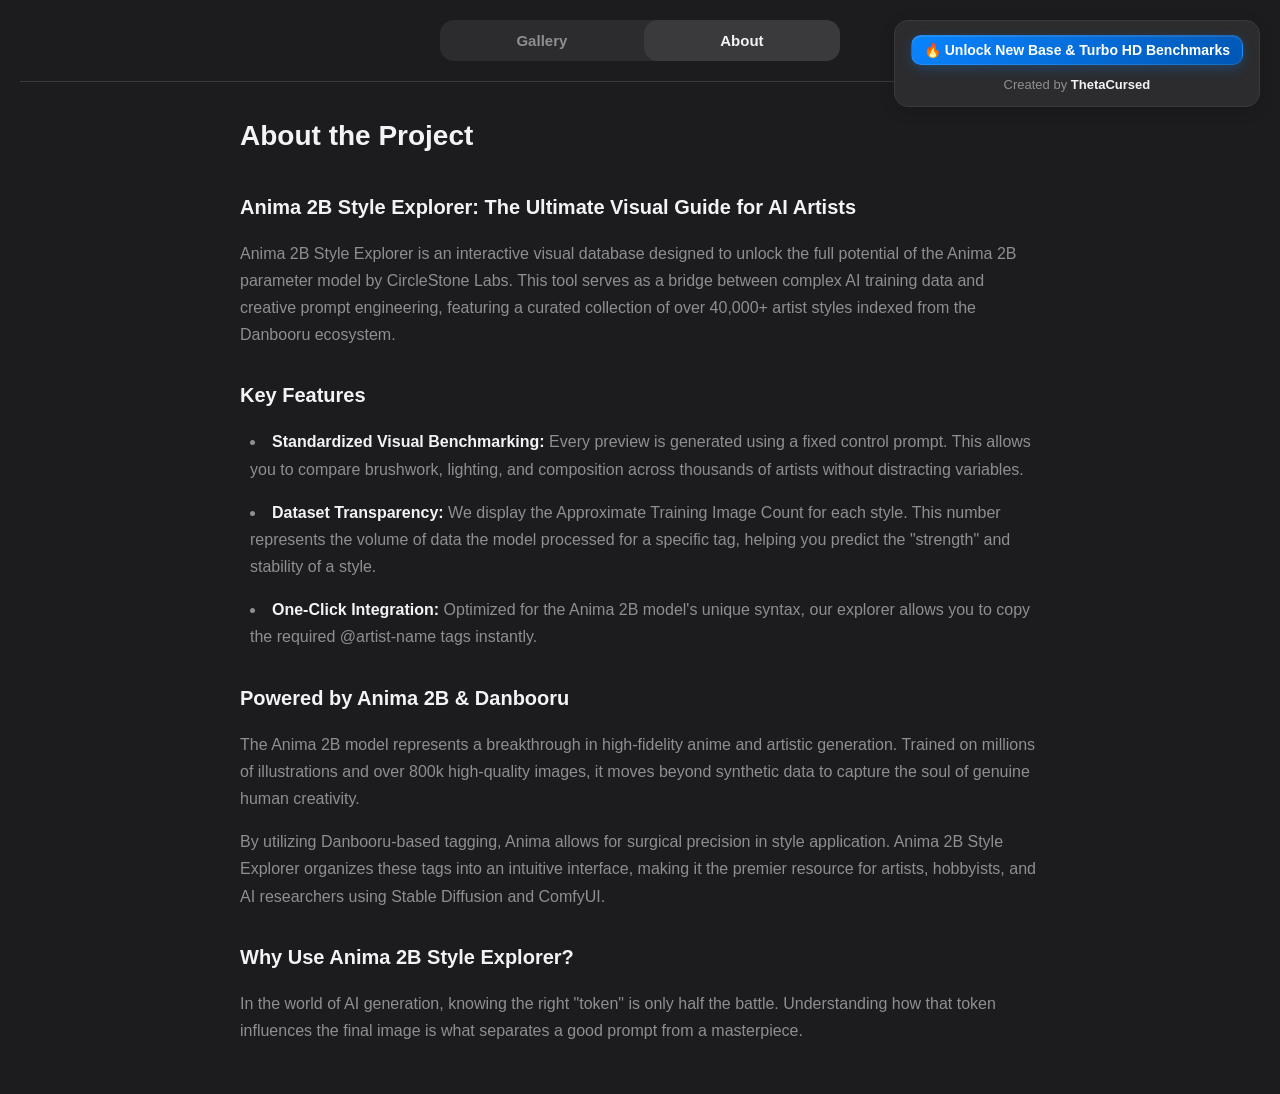
<file: about.html>
<!DOCTYPE html>
<html lang="en">
<head>
    <meta charset="UTF-8">
    <meta name="viewport" content="width=device-width, initial-scale=1.0">
    <title>About Anima 2B Style Explorer | Visual Artist Guide for AI Art</title>
    <meta name="description" content="Learn about Anima 2B Style Explorer, a database of over 40,000 artist styles for the Anima 2B model. Explore Danbooru-based weights and visual previews.">
    <link rel="stylesheet" href="app/style.css?ver=2">
    <script type="application/ld+json">
    {
      "@context": "https://schema.org",
      "@type": "AboutPage",
      "mainEntity": {
        "@type": "SoftwareApplication",
        "name": "Anima 2B Style Explorer",
        "applicationCategory": "MultimediaDesignApplication",
        "description": "Visual library and prompt guide for Anima 2B model artist styles.",
        "operatingSystem": "Web Browser"
      }
    }
    </script>
</head>
<body>
    <div class="top-info-container">
        <a href="index.html?openModal=true" id="open-landing-btn-about" class="support-button-top">🔥 Unlock New Base & Turbo HD Benchmarks</a>
        <a href="https://github.com/ThetaCursed" class="author-credit" title="Created by ThetaCursed" target="_blank" rel="noopener noreferrer">Created by <span>ThetaCursed</span></a>
    </div>
    <header class="header">
        <nav class="tabs">
            <a href="index.html" class="tab-button">Gallery</a>
            <a href="about.html" class="tab-button active">About</a>
        </nav>
    </header>

    <div class="about-page">
        <h2>About the Project</h2>
        <h3>Anima 2B Style Explorer: The Ultimate Visual Guide for AI Artists</h3>
        <p>Anima 2B Style Explorer is an interactive visual database designed to unlock the full potential of the Anima 2B parameter model by CircleStone Labs. This tool serves as a bridge between complex AI training data and creative prompt engineering, featuring a curated collection of over 40,000+ artist styles indexed from the Danbooru ecosystem.</p>
        <h3>Key Features</h3>
        <ul>
            <li><strong>Standardized Visual Benchmarking:</strong> Every preview is generated using a fixed control prompt. This allows you to compare brushwork, lighting, and composition across thousands of artists without distracting variables.</li>
            <li><strong>Dataset Transparency:</strong> We display the Approximate Training Image Count for each style. This number represents the volume of data the model processed for a specific tag, helping you predict the "strength" and stability of a style.</li>
            <li><strong>One-Click Integration:</strong> Optimized for the Anima 2B model's unique syntax, our explorer allows you to copy the required @artist-name tags instantly.</li>
        </ul>
        <h3>Powered by Anima 2B & Danbooru</h3>
        <p>The Anima 2B model represents a breakthrough in high-fidelity anime and artistic generation. Trained on millions of illustrations and over 800k high-quality images, it moves beyond synthetic data to capture the soul of genuine human creativity.</p>
        <p>By utilizing Danbooru-based tagging, Anima allows for surgical precision in style application. Anima 2B Style Explorer organizes these tags into an intuitive interface, making it the premier resource for artists, hobbyists, and AI researchers using Stable Diffusion and ComfyUI.</p>
        <h3>Why Use Anima 2B Style Explorer?</h3>
        <p>In the world of AI generation, knowing the right "token" is only half the battle. Understanding how that token influences the final image is what separates a good prompt from a masterpiece.</p>
    </div>

    <!-- Подключаем основной скрипт приложения -->
    <script src="app/app.js?ver=2"></script>
</body>
</html>
</file>
<file: app/style.css>
﻿:root {
    --background-color: #1c1c1e;
    --card-background: #2c2c2e;
    --text-color: #f2f2f7;
    --secondary-text-color: #8e8e93;
    --accent-color: #0a84ff;
    --border-color: #3a3a3c;
    --global-border-radius: 14px; /* Глобальная переменная для скругления */
}

* {
    box-sizing: border-box;
    margin: 0;
    padding: 0;
}

body {
    font-family: -apple-system, BlinkMacSystemFont, "Segoe UI", Roboto, Helvetica, Arial, sans-serif;
    background-color: var(--background-color);
    color: var(--text-color);
    padding: 20px;
}

/* --- Глобальная стилизация скроллбара --- */

/* Firefox */
html {
    scrollbar-width: thin;
    scrollbar-color: var(--border-color) transparent;
}

/* Webkit-браузеры (Chrome, Safari, Edge) */
body::-webkit-scrollbar {
    width: 12px; /* Делаем основной скроллбар чуть шире для удобства */
}

body::-webkit-scrollbar-track {
    background: transparent;
}

body::-webkit-scrollbar-thumb {
    background-color: var(--border-color);
    border-radius: 6px;
    border: 3px solid var(--background-color); /* Отступ от края */
    background-clip: padding-box;
}

.page-title-container {
    text-align: center;
    margin-bottom: 30px;
    padding-top: 10px; /* Отступ сверху, чтобы не перекрываться с .top-info-container */
}


.visually-hidden {
    position: absolute;
    width: 1px;
    height: 1px;
    padding: 0;
    margin: -1px;
    overflow: hidden;
    clip: rect(0, 0, 0, 0);
    white-space: nowrap;
    border: 0;
}

.page-title {
    font-size: 32px;
    font-weight: 700;
    margin-bottom: 16px; /* Увеличиваем отступ, чтобы он совпадал с отступом под виджетом */
}

.page-subtitle {
    font-size: 18px;
    color: var(--secondary-text-color);
}

.page-subtitle .style-count-number {
    font-weight: 600;
    color: var(--text-color);
    background-color: var(--border-color);
    padding: 4px 10px;
    border-radius: var(--global-border-radius);
    margin-left: 6px;
    user-select: none;
}

.header {
    display: flex;
    justify-content: center; /* Отступ был 30px, уменьшаем для консистентности */
    margin-bottom: 20px;
    /* Добавляем разделительную линию под табами */
    padding-bottom: 20px;
    border-bottom: 1px solid var(--border-color);
    position: relative; /* Для позиционирования .author-credit на странице About */
}

.controls-container {
    display: flex;
    justify-content: space-between;
    align-items: flex-start; /* Выравниваем все группы по верху для единой линии */
    position: relative;
    gap: 20px;
    margin-bottom: 30px; /* Добавляем отступ снизу, чтобы отодвинуть галерею от линии */
    /* Добавляем нижнюю границу и отступы для создания разделительной линии */
    padding-bottom: 20px;
    border-bottom: 1px solid var(--border-color);
}

.search-and-import-wrapper {
    flex: 0 1 auto; /* Убираем растягивание, чтобы блок занимал место по контенту */
    display: flex;
    flex-direction: column;
    align-items: center;
    margin: 0 auto; /* Центрируем по горизонтали */
    gap: 10px; /* Добавляем отступ между элементами внутри (поиском, подсказкой, кнопками) */
}

.search-wrapper {
    flex: 1; /* Позволяем блоку поиска занимать доступное пространство в центре */
    min-width: 200px; /* Минимальная ширина для поля поиска */
    max-width: 400px; /* Увеличиваем ширину для лучшей иерархии */
    display: flex;
    flex-direction: column; /* Ставим элементы друг под другом */
    /* Новые стили для создания единого блока */
    background-color: var(--card-background);
    border: 1px solid var(--border-color);
    border-radius: var(--global-border-radius);
    overflow: hidden; /* Скрываем углы дочерних элементов */
}

.search-input {
    width: 100%;
    padding: 12px 45px; /* Симметричные отступы для центрирования */
    background-color: transparent; /* Убираем фон */
    border: none; /* Убираем рамку */
    border-radius: 0; /* Убираем скругление */
    color: var(--text-color);
    font-size: 14px;
    font-family: inherit;
    text-align: center;
}

.search-input::placeholder {
    color: var(--secondary-text-color);
}

.search-input-container {
    position: relative; /* Контейнер для позиционирования кнопки */
    border-bottom: 1px solid var(--border-color); /* Разделитель между полями */
    width: 360px; /* Фиксированная ширина для десктопа */
    margin: 0 auto; /* Центрируем на десктопе */
}

.jump-controls {
    position: relative; /* Контейнер для позиционирования кнопки */
}

.clear-input-btn {
    position: absolute;
    right: 12px; /* Возвращаем стандартный отступ */
    top: 50%;
    transform: translateY(-50%);
    width: 28px;
    height: 28px;
    background-color: #48484a; /* Делаем фон заметнее */
    border: none;
    border-radius: 50%;
    color: #e5e5ea; /* Делаем крестик светлее */
    font-size: 20px;
    line-height: 1;
    cursor: pointer;
    display: flex;
    align-items: center;
    justify-content: center;
    transition: background-color 0.2s, color 0.2s, transform 0.2s;
}

.clear-input-btn:hover {
    background-color: #58585a;
    color: var(--text-color);
    transform: translateY(-50%) scale(1.1); /* Добавляем эффект при наведении */
}

.jump-controls .search-input {
    width: 100%; /* Растягиваем на всю ширину */
    align-items: center;
    text-align: center; /* Центрируем текст для поля перехода на всех устройствах */
}

.search-input:focus {
    outline: none;
}

.sort-jump-group {
    display: flex;
    flex-direction: column;
    gap: 15px;
    width: 270px; /* Увеличиваем ширину, чтобы вместить кнопки сортировки */
}
/* Контейнер для кнопки экспорта TXT, который теперь в левой колонке */
#txt-export-container {
    justify-content: flex-start; /* Выравниваем кнопку по левому краю на десктопе */
    width: 100%;
}

/* Уменьшаем размер кнопки экспорта в TXT */
#export-txt-btn, #toggle-folders-btn {
    padding: 8px 12px;
    font-size: 13px;
}

/* Новый контейнер для кнопок экспорта и переключения папок */
#favorites-actions-wrapper {
    display: inline-flex;
    border: 1px solid var(--border-color);
    border-radius: var(--global-border-radius);
    overflow: hidden;
}

#favorites-actions-wrapper .sort-button {
    border: none;
    border-radius: 0;
}


.sort-controls {
    display: flex;
    flex-direction: column; /* Ставим элементы друг под другом */
    align-items: flex-start; /* Выравниваем по левому краю */
    flex-direction: row; /* Ставим элементы в одну строку */
    align-items: center; /* Выравниваем по центру по вертикали */
    gap: 10px; /* Возвращаем отступ между меткой и кнопками */
    width: 100%; /* Заставляем контейнер занять всю ширину родителя */
    justify-content: flex-start;
}

.sort-label {
    color: var(--secondary-text-color);
    font-size: 14px;
    white-space: nowrap; /* Запрещаем перенос текста на новую строку */
}

.sort-buttons-group {
    display: flex;
    justify-content: flex-start; /* Выравниваем кнопки по началу */
    gap: 10px; /* Сохраняем отступ между кнопками */
}

/* Новый стиль для сетки кнопок сортировки */
.sort-buttons-grid {
    display: grid;
    grid-template-columns: 1fr 1fr; /* Две колонки одинаковой ширины */
    row-gap: 10px; /* Вертикальный отступ между рядами кнопок */
    column-gap: 8px; /* Горизонтальный отступ между кнопками */
    flex: 1; /* Позволяем сетке занимать доступное пространство и сжиматься при необходимости */
}

.sort-button {
    display: inline-flex;
    align-items: center;
    border-radius: var(--global-border-radius);
    gap: 8px; /* Увеличиваем отступ для соответствия кнопке Swipe */
    justify-content: center; /* Центрируем текст и стрелку внутри кнопки */
    background-color: var(--card-background); /* Возвращаем фон самим кнопкам */
    color: var(--text-color);
    border: 1px solid var(--border-color); /* Добавляем рамку, как у кнопки Swipe */
    padding: 8px 12px; /* Увеличиваем отступы */
    font-size: 13px; /* Увеличиваем шрифт */
    font-weight: 600; /* Делаем шрифт жирным, как у кнопки Swipe */
    font-family: inherit;
    white-space: nowrap; /* Предотвращаем перенос текста */
    cursor: pointer;
    transition: background-color 0.2s, border-color 0.2s, color 0.2s; /* Добавляем color в transition */
}
.sort-button:hover {
    border-color: var(--accent-color); /* При наведении меняем цвет рамки */
    color: var(--accent-color); /* При наведении меняем цвет текста */
}

/* Контейнер для кнопок импорта/экспорта JSON */
#favorites-controls-wrapper {
    display: inline-flex; /* Чтобы контейнер облегал кнопки */
    border: 1px solid var(--border-color);
    border-radius: var(--global-border-radius);
    overflow: hidden; /* Скрываем углы дочерних элементов */
}

/* Убираем индивидуальные рамки и скругления у кнопок внутри */
#favorites-controls-wrapper .sort-button {
    border: none;
    border-radius: 0;
    background-color: var(--card-background); /* Единый фон */
}

/* Стили для кнопки Import */
#import-favorites-btn {
    border-right: 1px solid #545458; /* Более заметный разделитель */
    color: var(--accent-color); /* Сохраняем акцентный цвет */
}

/* Эффекты при наведении */
#favorites-controls-wrapper .sort-button:hover {
    background-color: var(--border-color);
}

#import-favorites-btn:hover {
    background-color: rgba(10, 132, 255, 0.15);
}

.sort-button.active {
    /* Стиль для активной кнопки */
    background-color: var(--accent-color); /* Заливаем акцентным цветом */
    border-color: var(--accent-color); /* Рамка того же цвета */
    color: #fff; /* Белый текст для лучшего контраста */
}

.sort-arrow {
    display: inline-block;
    width: 12px;
    text-align: center;
    transition: transform 0.2s ease-in-out;
    transform-origin: center;
}

/* Убираем стрелки в input[type=number] для Chrome, Safari, Edge, Opera */
input::-webkit-outer-spin-button,
input::-webkit-inner-spin-button {
  -webkit-appearance: none;
  margin: 0;
}

/* Убираем стрелки в input[type=number] для Firefox */
input[type=number] {
  -moz-appearance: textfield;
}


/* Убираем стандартный крестик очистки в input[type=search] для Chrome, Safari, Edge */
input[type="search"]::-webkit-search-decoration,
input[type="search"]::-webkit-search-cancel-button,
input[type="search"]::-webkit-search-results-button,
input[type="search"]::-webkit-search-results-decoration {
  -webkit-appearance: none;
}
.search-wrapper.disabled,
.sort-controls.disabled,
.jump-controls.disabled,
.search-input-container.disabled,
.swipe-launch-controls.disabled {
    opacity: 0.5;
    pointer-events: none;
}

.grid-controls {
    display: flex;
    flex-direction: column; /* Ставим элементы друг под другом */
    align-items: flex-end; /* Выравниваем по правому краю */
    /* width: 215px; */ /* Ширина теперь у родительского .right-controls-group */
    justify-content: center; /* Центрируем по вертикали относительно других контролов */
    gap: 10px;
    color: var(--secondary-text-color);
    font-size: 14px;
    white-space: nowrap;
}

.right-controls-group {
    display: flex; /* Сохраняем flex для внутреннего выравнивания */
    justify-content: flex-end;
    align-items: flex-start; /* Выравниваем по верху, как и левый блок */
    gap: 40px; /* Сохраняем отступ между свайпом и сеткой */
    width: 270px; /* Задаем ту же ширину, что и у левого блока для симметрии */
}

.swipe-launch-controls {
    /* position: absolute; */ /* Убираем абсолютное позиционирование */
    /* right: 0; */
    /* top: 0; */
    display: flex;
    flex-direction: column;
    align-items: center; /* Центрируем содержимое для лучшего вида */
    min-width: 100px; /* Задаем минимальную ширину, чтобы избежать сжатия */
    justify-content: center; /* Добавляем вертикальное центрирование */
    gap: 10px;
}

.swipe-launch-button {
    display: inline-flex;
    align-items: center;
    justify-content: center;
    gap: 8px;
    background-color: var(--card-background);
    color: var(--text-color);
    border: 1px solid var(--border-color); /* Уменьшаем отступы */
    border-radius: var(--global-border-radius); /* Уменьшаем скругление */
    padding: 8px 12px;
    font-size: 13px; /* Уменьшаем шрифт */
    font-weight: 600;
    font-family: inherit;
    cursor: pointer;
    white-space: nowrap; /* Запрещаем перенос текста в кнопке */
    transition: background-color 0.2s, border-color 0.2s, color 0.2s;
}

.swipe-launch-button:hover {
    border-color: var(--accent-color);
    color: var(--accent-color);
}

.swipe-launch-icon {
    width: 14px; /* Уменьшаем иконку */
    height: 14px;
    background-image: url("data:image/svg+xml,%3Csvg xmlns='http://www.w3.org/2000/svg' viewBox='0 0 512 512' fill='%23f2f2f7'%3E%3Cpath d='M47.6 300.4L228.3 469.1c7.5 7 17.4 10.9 27.7 10.9s20.2-3.9 27.7-10.9L464.4 300.4c30.4-28.3 47.6-68 47.6-109.5v-5.8c0-69.9-50.5-129.5-119.4-141C347 36.5 300.6 51.4 268 84L256 96 244 84c-32.6-32.6-79-47.5-124.6-39.9C50.5 55.6 0 115.2 0 185.1v5.8c0 41.5 17.2 81.2 47.6 109.5z'/%3E%3C/svg%3E");
    background-size: contain;
    background-repeat: no-repeat;
    transition: background-image 0.2s;
}

.swipe-launch-button:hover .swipe-launch-icon {
    background-image: url("data:image/svg+xml,%3Csvg xmlns='http://www.w3.org/2000/svg' viewBox='0 0 512 512' fill='%230a84ff'%3E%3Cpath d='M47.6 300.4L228.3 469.1c7.5 7 17.4 10.9 27.7 10.9s20.2-3.9 27.7-10.9L464.4 300.4c30.4-28.3 47.6-68 47.6-109.5v-5.8c0-69.9-50.5-129.5-119.4-141C347 36.5 300.6 51.4 268 84L256 96 244 84c-32.6-32.6-79-47.5-124.6-39.9C50.5 55.6 0 115.2 0 185.1v5.8c0 41.5 17.2 81.2 47.6 109.5z'/%3E%3C/svg%3E");
}

.grid-controls .slider-wrapper {
    display: flex;
    align-items: center;
    gap: 10px;
}

.hotkey-hint {
    font-size: 12px; /* Уменьшаем шрифт */
    font-weight: 600;
    color: var(--text-color);
    background-color: var(--border-color);
    padding: 3px 8px; /* Уменьшаем отступы */
    border-radius: var(--global-border-radius); /* Единый радиус */
    white-space: nowrap; /* Запрещаем перенос текста в подсказке */
    user-select: none; /* Предотвращаем выделение текста */
}

/* Стили для новой подсказки о "прыжке к художнику" */
#jump-to-artist-hint {
    background-color: var(--accent-color);
    color: #fff;
    cursor: pointer;
    transition: background-color 0.2s;
}
#jump-to-artist-hint:hover {
    background-color: #007aff; /* Более яркий оттенок при наведении */
}

#grid-slider-value {
    font-weight: 600;
    color: var(--text-color);
}

/* Стилизация ползунка */
input[type="range"] {
    -webkit-appearance: none;
    appearance: none;
    width: 120px;
    height: 8px; /* Сделаем чуть толще для лучшего вида с новым радиусом */
    background: var(--card-background);
    border-radius: calc(var(--global-border-radius) / 4);
    outline: none;
    cursor: pointer;
}

input[type="range"]::-webkit-slider-thumb {
    -webkit-appearance: none;
    appearance: none;
    width: 18px;
    height: 18px;
    background: var(--text-color);
    border-radius: 50%;
}

.tabs {
    display: flex;
    background-color: var(--card-background);
    width: 100%; /* Растягиваем на всю ширину родителя, который будет ограничен */
    max-width: 400px; /* Устанавливаем ту же ширину, что и у блока поиска */
    border-radius: var(--global-border-radius);
}
.tabs .author-credit {
    position: absolute;
    right: 0;
    top: 50%;
    transform: translateY(-50%);
}

.tab-button {
    font-size: 15px;
    font-weight: 600;
    padding: 12px 24px;
    border: none;
    background-color: transparent;
    color: var(--secondary-text-color); /* Убираем внутренний радиус */
    border-radius: calc(var(--global-border-radius) - 4px); /* Чуть меньше основного для вложенности */
    cursor: pointer;
    transition: all 0.3s ease;
    flex-grow: 1; /* Позволяем кнопкам равномерно занимать пространство */
    text-align: center; /* Центрируем текст внутри кнопок */
    text-decoration: none; /* Убираем подчеркивание у ссылки */
}

.tab-button.active {
    background-color: var(--border-color);
    border-radius: var(--global-border-radius); /* Применяем единый радиус */
    color: var(--text-color);
}

.gallery-grid.uniqueness-view .works-count {
    display: none;
}

/* Скрываем счетчик работ и ранг уникальности только на вкладке "Избранное" */
.gallery-grid.favorites-view .card .works-count, .gallery-grid.favorites-view .card .uniqueness-rank {
    display: none;
}

.uniqueness-rank {
    position: absolute;
    top: 12px;
    left: 12px;
    min-width: 36px; /* Минимальная ширина равна высоте, чтобы сохранять круг */
    height: 36px;
    padding: 0 6px; /* Добавляем отступы по бокам для текста */
    background-color: rgba(10, 132, 255, 0.6); /* Акцентный цвет с прозрачностью */
    border-radius: var(--global-border-radius); /* Половина высоты для создания "пилюли" */
    display: none; /* По умолчанию скрыт */
    align-items: center;
    justify-content: center;
    color: #fff;
    font-size: 14px;
    font-weight: 600;
    user-select: none;
}

.gallery-grid.uniqueness-view .uniqueness-rank {
    display: flex; /* Показываем только в режиме сортировки по уникальности */
}

.gallery-grid {
    display: grid;
    grid-template-columns: repeat(var(--grid-columns, 5), 1fr);
    gap: 20px;
}

.card {
    background-color: var(--card-background);
    border-radius: var(--global-border-radius);
    overflow: hidden;
    cursor: pointer;
    position: relative;
    transition: transform 0.2s ease-in-out;
    -webkit-tap-highlight-color: transparent; /* Убирает синюю подсветку на мобильных при касании */
}

.card:hover {
    transform: scale(1.03);
}

/* Стиль для выделенной карточки */
.card.selected {
    transform: scale(1.03); /* Оставляем увеличенной */
    box-shadow: 0 0 0 3px var(--accent-color), 0 5px 15px rgba(0,0,0,0.3);
    border-color: var(--accent-color);
}

.card__image {
    width: 100%;
    height: auto;
    aspect-ratio: 832 / 1216;
    object-fit: cover;
    display: block;
    background-color: var(--border-color);
}

.card__info {
    padding-top: 2px;
    padding-bottom: 2px;
    text-align: center;
}

.card__artist {
    font-size: 16px;
    font-weight: 600;
    color: var(--secondary-text-color);
    white-space: nowrap;
    overflow: hidden;
    text-overflow: ellipsis;
}

.favorite-button {
    position: absolute;
    top: 12px;
    right: 12px;
    width: 36px;
    height: 36px;
    background-color: rgba(0, 0, 0, 0.5);
    border: none;
    border-radius: 50%;
    cursor: pointer;
    display: flex;
    align-items: center;
    justify-content: center;
    color: #fff;
    /* Убираем текстовый символ и используем SVG фон */
    font-size: 0;
    background-image: url("data:image/svg+xml,%3Csvg xmlns='http://www.w3.org/2000/svg' viewBox='0 0 512 512' fill='none' stroke='%23ffffff' stroke-width='32'%3E%3Cpath d='M352.92 80C288 80 256 144 256 144s-32-64-96.92-64c-52.76 0-94.54 44.14-95.08 96.81-1.1 109.33 86.73 187.08 183.67 277.65 6.19 5.89 13.73 8.54 21.33 8.54s15.14-2.65 21.33-8.54c96.94-90.57 184.77-168.32 183.67-277.65C447.46 124.14 405.68 80 352.92 80z'/%3E%3C/svg%3E");
    background-repeat: no-repeat;
    background-position: center;
    background-size: 55%;
    transition: background-color 0.2s, transform 0.2s;
}

.favorite-button:hover {
    background-color: rgba(0, 0, 0, 0.7);
    transform: scale(1.1);
}

.favorite-button.favorited {
    background-color: rgba(10, 132, 255, 0.2); /* Используем акцентный цвет */
    /* Заменяем на SVG с заливкой */
    background-image: url("data:image/svg+xml,%3Csvg xmlns='http://www.w3.org/2000/svg' viewBox='0 0 512 512' fill='%230a84ff'%3E%3Cpath d='M47.6 300.4L228.3 469.1c7.5 7 17.4 10.9 27.7 10.9s20.2-3.9 27.7-10.9L464.4 300.4c30.4-28.3 47.6-68 47.6-109.5v-5.8c0-69.9-50.5-129.5-119.4-141C347 36.5 300.6 51.4 268 84L256 96 244 84c-32.6-32.6-79-47.5-124.6-39.9C50.5 55.6 0 115.2 0 185.1v5.8c0 41.5 17.2 81.2 47.6 109.5z'/%3E%3C/svg%3E");
    background-size: 60%;
}

.favorite-button.remove-favorite {
    font-size: 26px; /* Делаем крестик чуть больше */
    background-color: rgba(0, 0, 0, 0.5); /* Стандартный фон */
    color: #fff; /* Белый крестик */
    background-image: none; /* Убираем фоновое изображение сердца */
}

.works-count {
    position: absolute;
    top: 12px;
    left: 12px;
    min-width: 36px; /* Минимальная ширина равна высоте, чтобы сохранять круг */
    height: 36px;
    padding: 0 6px; /* Добавляем отступы по бокам для текста */
    background-color: rgba(0, 0, 0, 0.6);
    border-radius: var(--global-border-radius); /* Половина высоты для создания "пилюли" */
    display: flex;
    align-items: center;
    justify-content: center;
    color: #fff;
    font-size: 14px;
    font-weight: 600;
    /* Предотвращаем выделение текста при клике */
    user-select: none;
}

.loader-container {
    position: fixed; /* Фиксируем относительно окна браузера */
    bottom: 30px; /* Отступ снизу */
    left: 50%; /* Центрируем по горизонтали */
    transform: translateX(-50%); /* Точное центрирование */
    padding: 10px; /* Небольшой внутренний отступ */
    background-color: var(--card-background); /* Добавляем фон, чтобы было видно на карточках */
    border-radius: 50%; /* Делаем фон круглым */
    z-index: 1001; /* Устанавливаем выше, чем карточки, но ниже чем toast */
}

.loader {
    border: 4px solid var(--border-color);
    border-top: 4px solid var(--accent-color);
    border-radius: 50%;
    width: 40px;
    height: 40px;
    animation: spin 1s linear infinite;
    margin: 0 auto;
}

@keyframes spin {
    0% { transform: rotate(0deg); }
    100% { transform: rotate(360deg); }
}

.toast {
    position: fixed;
    bottom: 30px;
    left: 50%;
    transform: translateX(-50%);
    background-color: #333;
    color: white;
    padding: 14px 24px;
    border-radius: var(--global-border-radius);
    opacity: 0;
    visibility: hidden;
    transition: opacity 0.3s, visibility 0.3s;
    z-index: 1000;
}

.toast.show {
    opacity: 1;
    visibility: visible;
}

/* Кнопка "Наверх" */
.scroll-to-top-btn {
    position: fixed;
    bottom: 30px;
    right: 30px;
    width: 64px;
    height: 64px;
    background-color: var(--card-background);
    color: var(--text-color);
    border: 1px solid var(--border-color);
    border-radius: 50%;
    cursor: pointer;
    display: flex;
    align-items: center;
    justify-content: center;
    font-size: 24px;
    line-height: 1;
    opacity: 0;
    visibility: hidden;
    transform: translateY(20px);
    transition: opacity 0.3s, visibility 0.3s, transform 0.3s;
    z-index: 999;
}

/* Контейнер для заголовка и галереи */
.gallery-wrapper {
    flex: 1; /* Этот контейнер будет занимать все доступное пространство */
    display: flex;
    flex-direction: column;
}

/* Заголовок над галереей (для имени папки) */
.gallery-title {
    text-align: left;
    font-size: 22px;
    font-weight: 600; /* Сделаем основной вес чуть легче */
    color: var(--text-color); /* Название папки будет ярким */
    margin-bottom: 20px;
}

.gallery-title-label {
    font-weight: 500;
    color: var(--secondary-text-color); /* Метка будет менее контрастной */
    margin-right: 8px;
}

.scroll-to-top-btn.visible {
    opacity: 1;
    visibility: visible;
    transform: translateY(0);
}
.scroll-to-top-btn.visible {
    opacity: 1;
    visibility: visible;
    transform: translateY(0);
}

.scroll-to-top-btn:hover {
    background-color: var(--border-color);
}

/* Адаптивность */
@media (max-width: 1200px) {
    .gallery-grid { --grid-columns: 4; }
}
@media (max-width: 992px) {
    .controls-container {
        flex-wrap: wrap; /* Позволяем контролам переноситься */
        justify-content: center; /* Центрируем содержимое */
        gap: 15px; /* Уменьшаем отступ между блоками для мобильной версии */
    }
    .sort-jump-group {
        order: 2; /* Ставим блок с фильтрами вторым */
        flex-basis: 100%; /* Заставляем блок занять всю ширину для центрирования */
        width: auto; /* Убираем фиксированную ширину, чтобы он мог центрироваться */
        align-items: center; /* Центрируем его содержимое */
        gap: 15px; /* Добавляем отступ между кнопками сортировки и TXT */
    }
    /* На мобильных центрируем кнопку TXT */
    #txt-export-container {
        justify-content: center;
    }
    /* На мобильных возвращаем центрирование для кнопок сортировки */
    .sort-controls {
        justify-content: center;
        width: auto; /* Убираем растягивание на всю ширину */
    }
    .sort-buttons-grid {
        flex: none; /* Отменяем растягивание сетки кнопок */
        width: 200px; /* Задаем фиксированную ширину для компактности */
    }
    .search-input {
        text-align: center; /* Центрируем текст на мобильных */
    }
    .search-wrapper {
        width: 90%; /* Задаем ширину в процентах для адаптивности */
        max-width: 360px; /* Делаем блок поиска короче табов для иерархии на планшетах */
    }
    .search-input-container { width: 100%; } /* Поле поиска занимает всю ширину своего нового родителя */
    .jump-controls {
        flex-basis: 100%;
        justify-content: center;
        display: flex; /* Добавляем flex для выравнивания */
        justify-content: center; /* Центрируем содержимое (поле поиска) */
    }
    /* Скрываем слайдер на планшетах и телефонах */
    .grid-controls { display: none; }
    /* Скрываем текст "Sort by:" на мобильных, чтобы кнопки были по центру */
    .sort-label {
        display: none;
    }
    /* Скрываем новую кнопку на мобильных */
    .right-controls-group {
        display: none;
    }
    .search-and-import-wrapper {
        flex-direction: column;
        align-items: center;
        width: 100%; /* Занимаем всю ширину, но добавим отступы */
        padding: 0 10px; /* Добавляем отступы по бокам */
    }
    .header {
        width: 100%;
        /* Добавляем отступы по бокам и сохраняем нижний отступ для линии */
        padding: 0 10px 20px; 
    }
    /* На мобильных устройствах скрываем контейнер, если он пуст */
    #txt-export-container:empty {
        display: none;
    }
    /* Скрываем подсказку о свайп-режиме на мобильных */
    #swipe-continue-hint { display: none !important; }

    /* Скрываем кнопку переключения папок на мобильных */
    #toggle-folders-btn {
        display: none;
    }
}
@media (max-width: 768px) {
    body { padding: 10px; }
    .header { margin-bottom: 20px; }
    .gallery-grid { --grid-columns: 2; } /* 2 колонки для планшетов */
    .scroll-to-top-btn {
        bottom: 70px; /* Поднимаем кнопку выше на мобильных */
        right: 20px;
        width: 56px;
        height: 56px;
    }
    .favorite-button {
        width: 44px;
        height: 44px;
        font-size: 22px;
    }
    .works-count {
        min-width: 44px;
        height: 44px;
        border-radius: 22px; /* Половина высоты */
        font-size: 15px;
        top: 10px;
        left: 10px;
    }
    .uniqueness-rank {
        min-width: 44px;
        height: 44px;
        border-radius: 22px;
        font-size: 15px;
        top: 10px;
        left: 10px;
    }
}
@media (max-width: 480px) {
    .gallery-grid { --grid-columns: 2; } /* 2 колонки для телефонов */
    .favorite-button {
        width: 32px;
        height: 32px;
        font-size: 16px;
    }
    .works-count {
        min-width: 32px;
        height: 32px;
        border-radius: 16px;
        font-size: 13px;
    }
    .uniqueness-rank {
        min-width: 32px;
        height: 32px;
        border-radius: 16px;
        font-size: 13px;
    }
    .favorite-button.remove-favorite {
        font-size: 22px; /* Корректируем размер крестика */
    }
}

/* Стили для страницы About */
.about-page {
    max-width: 800px;
    margin: 30px auto; /* Возвращаем стандартные отступы */
    line-height: 1.7;
    box-sizing: border-box; /* Чтобы padding не увеличивал max-width */
}
.about-page h2 {
    font-size: 28px;
    font-weight: 700;
    margin-bottom: 24px;
    color: var(--text-color);
}

.about-page h3 {
    font-size: 20px;
    font-weight: 600;
    margin-top: 30px;
    margin-bottom: 16px;
    color: var(--text-color);
}

.about-page p, .about-page li {
    font-size: 16px;
    color: var(--secondary-text-color);
    margin-bottom: 16px;
}

.about-page ul {
    list-style-position: inside;
    padding-left: 10px;
}

.about-page strong {
    color: var(--text-color);
    font-weight: 600;
}

@media (max-width: 768px) {
    .about-page {
        margin: 20px 10px; /* Уменьшаем отступы на мобильных */
    }
}

/* --- Author Credit --- */
.top-info-container {
    position: absolute;
    top: 20px;
    right: 20px;
    display: flex;
    flex-direction: column;
    align-items: stretch;
    gap: 10px;
    background-color: var(--card-background);
    padding: 14px 16px;
    border-radius: var(--global-border-radius);
    border: 1px solid var(--border-color);
    box-shadow: 0 4px 15px rgba(0,0,0,0.15);
    z-index: 10;
}

.author-credit {
    color: var(--secondary-text-color);
    font-size: 13px;
    text-decoration: none;
    text-align: center;
    margin-top: 2px;
    z-index: 10; 
}

.support-button-top {
    /* Применяем стили от .cta-button */
    font-size: 14px; /* Уменьшаем шрифт */
    font-weight: 700; /* Делаем текст менее жирным */
    color: #fff;
    background: linear-gradient(135deg, #0a84ff 0%, #0056b3 100%);
    text-decoration: none;
    padding: 6px 12px; /* Уменьшаем отступы для компактности */
    border-radius: 10px; /* Уменьшаем скругление */
    border: 1px solid rgba(255,255,255,0.1);
    transition: all 0.3s cubic-bezier(0.16, 1, 0.3, 1);
    box-shadow: 0 4px 12px rgba(10, 132, 255, 0.25), inset 0 1px 0 rgba(255,255,255,0.1);
    cursor: pointer;
    animation: pulse-glow 2.5s infinite alternate;
}

.support-button-top:hover {
    transform: translateY(-2px) scale(1.02);
    box-shadow: 0 6px 20px rgba(10, 132, 255, 0.4), inset 0 1px 0 rgba(255,255,255,0.2);
    background: linear-gradient(135deg, #1c90ff 0%, #0062cc 100%);
}

.support-button-top:active {
    transform: translateY(0px);
    box-shadow: 0 4px 10px rgba(10, 132, 255, 0.3);
}

.author-credit span {
    color: var(--text-color);
    font-weight: 700;
    transition: color 0.2s ease-in-out;
}

.author-credit:hover span {
    color: var(--accent-color);
}

@media (max-width: 992px) {
    .author-credit {
    margin-bottom: 5px;
    }
    .top-info-container {
        position: static; /* Возвращаем в поток документа */
        margin: 0 auto 20px; /* Центрируем и добавляем отступ снизу */
        width: fit-content; /* Ширина по содержимому */
        max-width: 400px; /* Ограничиваем максимальную ширину, как у других элементов */
        flex-direction: column; /* Элементы друг под другом для мобильных */
        gap: 8px; /* Уменьшаем отступ между строками */
        padding: 10px 15px; /* Немного увеличим отступы для лучшего вида */
    }
    .page-title-container {
        padding-top: 0; /* Убираем отступ на мобильных */
    }
}

.secondary-tool-btn {
    display: inline-flex;
    align-items: center;
    justify-content: center;
    gap: 8px;
    font-size: 13px;
    font-weight: 600;
    color: var(--text-color);
    
    background-color: rgba(255, 255, 255, 0.05); 
    
    text-decoration: none;
    padding: 6px 12px;
    border-radius: 10px;
    
    border: 1.5px solid rgba(255, 255, 255, 0.15);
    
    transition: all 0.25s ease-in-out;
    white-space: nowrap;
    box-sizing: border-box;
}

.secondary-tool-btn:hover {
    border-color: var(--accent-color);
    background-color: rgba(10, 132, 255, 0.1);
    color: #fff;
    transform: translateY(-2px);
    
    box-shadow: 0 4px 12px rgba(0, 0, 0, 0.3);
}

.secondary-tool-btn:active {
    transform: translateY(0);
}

.secondary-tool-btn .free-badge {
    font-size: 10px;
    font-weight: 800;
    color: #4cd964;
    background-color: rgba(76, 217, 100, 0.15);
    padding: 2px 6px;
    border-radius: 6px;
    text-transform: uppercase;
    letter-spacing: 0.8px;
    border: 1px solid rgba(76, 217, 100, 0.2);
}

/* --- Swipe Mode --- */
.swipe-overlay {
    position: fixed;
    top: 0;
    left: 0;
    width: 100%;
    height: 100%;
    background-color: rgba(28, 28, 30, 0.95);
    backdrop-filter: blur(12px);
    -webkit-backdrop-filter: blur(12px);
    display: flex;
    flex-direction: column;
    align-items: center;
    justify-content: center;
    opacity: 0;
    visibility: hidden;
    transition: opacity 0.3s ease, visibility 0.3s ease;
    z-index: 2000;
    overflow: hidden;
}

.swipe-overlay.visible {
    opacity: 1;
    visibility: visible;
}

.swipe-header {
    position: absolute;
    top: 20px; /* Задаем явный отступ сверху */
    left: 0;
    width: 100%;
    display: flex;
    justify-content: space-between;
    align-items: center;
    /* Убираем верхний и нижний padding, оставляем боковые */
    padding: 0 20px;
    color: var(--text-color);
    z-index: 2002;
}

.swipe-header-left {
    display: flex;
    align-items: center;
    gap: 12px;
}

.swipe-favorites-counter {
    display: flex;
    align-items: center;
    gap: 6px;
    font-size: 16px;
    font-weight: 600;
    background-color: rgba(0, 0, 0, 0.4);
    padding: 6px 12px;
    border-radius: var(--global-border-radius);
    color: var(--text-color);
    cursor: default;
    user-select: none;
}

.swipe-favorites-icon {
    color: var(--accent-color); /* Используем акцентный цвет */
}

.swipe-artist-name {
    position: absolute;
    left: 50%;
    transform: translateX(-50%);
}

.swipe-counter {
    font-size: 16px;
    font-weight: 600;
    background-color: rgba(0, 0, 0, 0.4);
    padding: 6px 12px;
    border-radius: var(--global-border-radius);
}

.swipe-artist-name {
    text-align: center;
    font-size: 24px;
    font-weight: 700;
    text-shadow: 0 2px 8px rgba(0,0,0,0.5);
    transition: color 0.3s ease;
}

.swipe-artist-name.favorited-feedback {
    color: var(--accent-color);
}

.swipe-artist-name.copied-feedback {
    color: var(--accent-color);
    transition: color 0.1s ease-in-out;
}

.swipe-close-btn {
    font-size: 36px;
    line-height: 1;
    color: var(--secondary-text-color);
    background: none;
    border: none;
    cursor: pointer;
    transition: color 0.2s, transform 0.2s;
}

.swipe-close-btn:hover {
    color: var(--text-color);
    transform: scale(1.1);
}

.swipe-container {
    display: flex;
    align-items: center;
    justify-content: center;
    width: 100%;
    height: 100%;
    gap: 40px;
}

.swipe-like-feedback {
    position: absolute;
    top: 50%;
    left: 50%;
    transform: translate(-50%, -50%) scale(0);
    opacity: 0;
    z-index: 2005;
    pointer-events: none;
    transition: all 0.6s cubic-bezier(0.175, 0.885, 0.32, 1.275);
}

.swipe-like-feedback.show {
    transform: translate(-50%, -50%) scale(1);
    opacity: 1;
}

.swipe-like-feedback .heart {
    width: 150px;
    height: 150px;
    background: url("data:image/svg+xml,%3Csvg xmlns='http://www.w3.org/2000/svg' viewBox='0 0 512 512' fill='%230a84ff'%3E%3Cpath d='M47.6 300.4L228.3 469.1c7.5 7 17.4 10.9 27.7 10.9s20.2-3.9 27.7-10.9L464.4 300.4c30.4-28.3 47.6-68 47.6-109.5v-5.8c0-69.9-50.5-129.5-119.4-141C347 36.5 300.6 51.4 268 84L256 96 244 84c-32.6-32.6-79-47.5-124.6-39.9C50.5 55.6 0 115.2 0 185.1v5.8c0 41.5 17.2 81.2 47.6 109.5z'/%3E%3C/svg%3E") center no-repeat;
    background-size: contain;
    filter: drop-shadow(0 5px 15px rgba(10, 132, 255, 0.4));
    animation: swipe-heart-beat 0.6s cubic-bezier(0.175, 0.885, 0.32, 1.275);
}

@keyframes swipe-heart-beat {
    0% { transform: scale(0.5); }
    50% { transform: scale(1.1); }
    100% { transform: scale(1); }
}




.swipe-container.swipe-transition .swipe-image {
    transition: transform 0.3s ease, opacity 0.3s ease, filter 0.3s ease;
}

.swipe-image {
    max-height: 85vh;
    max-width: 85vw;
    object-fit: contain;
    border-radius: var(--global-border-radius);
    box-shadow: 0 10px 40px rgba(0,0,0,0.3);
}

.swipe-image--current {
    transform: scale(1);
    opacity: 1;
    z-index: 2001;
}

.swipe-image--prev,
.swipe-image--next {
    position: absolute;
    transform: scale(0.8);
    opacity: 0.5;
    filter: blur(8px);
    z-index: 2000;
}

.swipe-image--prev {
    transform: scale(0.8) translateX(-50vw);
}

.swipe-image--next {
    transform: scale(0.8) translateX(50vw);
}

.swipe-hint {
    position: absolute;
    bottom: 20px;
    font-size: 16px;
    color: var(--secondary-text-color);
    background-color: rgba(0, 0, 0, 0.4);
    padding: 6px 12px;
    border-radius: var(--global-border-radius);
    display: flex;
    align-items: center;
    gap: 8px;
}

.swipe-hint kbd {
    font-family: inherit;
    font-size: 15px;
    font-weight: 600;
    background-color: rgba(255, 255, 255, 0.15);
    border: 1px solid rgba(255, 255, 255, 0.2);
    border-radius: 6px;
    padding: 2px 8px;
    color: var(--text-color);
    box-shadow: 0 2px 0 rgba(0,0,0,0.2);
}

/* --- Main Content & Folders --- */
#main-content {
    display: flex;
    gap: 20px;
    align-items: flex-start;
}

.folders-panel-wrapper {
    flex: 0 0 400px; /* Фиксированная ширина, не растягивается, не сжимается */
    position: sticky; /* Делаем панель "липкой" */
    top: 20px; /* Отступ сверху */
    align-self: stretch; /* Растягиваем обертку на всю высоту flex-контейнера */
    max-height: calc(100vh - 40px); /* Ограничиваем высоту панели и добавляем отступы */
    display: flex; /* Добавляем flex, чтобы дочерний элемент мог растянуться на 100% */
}

.folders-panel {
    background-color: var(--card-background);
    border-radius: var(--global-border-radius);
    border: 1px solid var(--border-color);
    padding: 12px; /* Возвращаем симметричные отступы */
    overflow: hidden; /* Убираем прокрутку с самой панели, она будет на внутреннем блоке */
    display: flex; /* Используем flexbox для внутреннего расположения */
    flex-direction: column; /* Элементы будут идти друг под другом */
    /* Стилизация скроллбара для Firefox */
    scrollbar-width: thin;
    scrollbar-color: var(--border-color) transparent;
    height: 100%; /* Заставляем панель занимать всю высоту родителя-обертки */
}

.folders-header {
    font-size: 18px;
    font-weight: 700;
    padding-left: 16px; 
    margin-bottom: 16px;
    padding-bottom: 16px; /* Оставляем только отступ до разделительной линии */
    border-bottom: 1px solid var(--border-color);
    color: var(--text-color);
}

/* Подсказка в панели папок */
.folders-hint {
    display: flex;
    flex-direction: column;
    gap: 4px; /* Уменьшенный отступ между строками подсказки */
    font-size: 14px;
    color: var(--secondary-text-color);
    text-align: center;
    padding: 0 16px 16px; 
    margin-bottom: 16px; /* Отступ до списка папок */
    border-bottom: 1px solid var(--border-color); 
    line-height: 1.4;
    font-weight: 500;
}

/* Стилизация "клавиш" в подсказке */
.folders-hint kbd {
    display: inline-block;
    font-family: inherit;
    font-weight: 600;
    background-color: var(--border-color);
    border: 1px solid var(--secondary-text-color);
    border-radius: 4px;
    padding: 2px 6px;
    color: var(--text-color);
    box-shadow: 0 1px 1px rgba(0,0,0,0.2);
}

/* Стилизация скроллбара для Webkit-браузеров (Chrome, Safari, Edge) */
.folders-panel::-webkit-scrollbar {
    width: 8px; /* Уменьшаем ширину скроллбара */
}

.folders-panel::-webkit-scrollbar-track {
    background: transparent; /* Делаем фон трека прозрачным */
    margin: 16px 0; /* Добавляем вертикальные отступы, чтобы скроллбар не прилегал к верху и низу */
}

.folders-panel::-webkit-scrollbar-thumb {
    background-color: var(--border-color); /* Цвет ползунка */
    border-radius: 4px; /* Скругляем углы */
    border: 2px solid transparent; /* Создаем эффект отступа от края */
    background-clip: padding-box;
}

.folders-panel::-webkit-scrollbar-thumb:hover {
    background-color: var(--accent-color); /* Меняем цвет при наведении */
}

.folders-list-container {
    display: grid; /* Изменено на grid */
    grid-template-columns: repeat(2, 1fr); /* 2 колонки */
    grid-auto-rows: min-content; /* Указываем, что высота строк зависит от контента */
    gap: 10px;
    overflow-y: auto; /* Прокрутка теперь здесь */
    padding-right: 4px; /* Небольшой отступ, чтобы скроллбар не прилипал к карточкам */
    margin-right: -4px; /* Компенсируем отступ, чтобы не нарушать центровку */
}

.folder-item {
    display: flex;
    flex-direction: column;
    padding: 0;
    border-radius: var(--global-border-radius);
    background-color: var(--card-background);
    cursor: pointer;
    transition: box-shadow 0.2s ease-in-out, border-color 0.2s ease-in-out;
    border: 1px solid transparent;
    position: relative;
    overflow: hidden;
    box-shadow: 0 2px 5px rgba(0,0,0,0.2);

    /* --- [CRITICAL RENDER FIX] НЕ УДАЛЯТЬ ЭТОТ БЛОК --- */
    /* Следующие свойства исправляют баг WebKit/Blink (Chrome/Safari), */
    /* когда при скролле и ленивой загрузке ломается border-radius (углы становятся квадратными). */
    
    /* 1. Принудительная маска для обрезки контента по скруглению */
    -webkit-mask-image: -webkit-radial-gradient(white, black);
    mask-image: radial-gradient(white, black);

    /* 2. Вынос в отдельный композитный слой GPU, чтобы изолировать от перерисовки галереи */
    transform: translateZ(0);
    will-change: transform;
    /* -------------------------------------------------- */
}
/* Стиль для активной папки */
.folder-item.active {
    border-color: var(--accent-color);
    box-shadow: 0 0 15px rgba(10, 132, 255, 0.4);
}

/* Кнопка удаления папки */
.folder-delete-btn {
    position: absolute;
    top: 8px;
    left: 8px;
    width: 24px;
    height: 24px;
    background-color: rgba(0, 0, 0, 0.6);
    border: 1px solid rgba(255, 255, 255, 0.15);
    border-radius: 50%;
    color: #fff;
    font-size: 18px;
    line-height: 1;
    display: flex;
    align-items: center;
    justify-content: center;
    cursor: pointer;
    z-index: 3; /* Выше градиента и миниатюры */
    opacity: 0; /* Скрыта по умолчанию */
    transform: scale(0.8);
    transition: opacity 0.2s, transform 0.2s, background-color 0.2s;
}
.folder-item:hover .folder-delete-btn {
    opacity: 1;
    transform: scale(1);
}
.folder-delete-btn:hover {
    background-color: #e53935; /* Красный цвет для действия удаления */
    transform: scale(1.1);
}
/* Дополнительные стили для папки "Неотсортированное" */
.folder-item--unsorted {
    /* Убрали постоянную подсветку. Теперь она будет применяться только с классом .active */
}

/* Градиент для лучшей читаемости текста, перенесенный на саму карточку */
.folder-item::after {
    content: '';
    position: absolute;
    bottom: 0;
    left: 0;
    right: 0;
    height: 50%;
    background: linear-gradient(to top, rgba(0,0,0,0.7), transparent);
    transition: background-color 0.2s ease-in-out; /* Плавный переход для подсветки */
    z-index: 1;
}

/* Стили для режима переименования папки */
.folder-item.is-renaming .folder-name {
    opacity: 0; /* Скрываем старое имя */
}

.folder-item.is-renaming::after {
    /* Усиливаем градиент для лучшего контраста с полем ввода */
    background: linear-gradient(to top, rgba(0,0,0,0.9), transparent 80%);
}


.folder-item:hover {
    /* Эффект увеличения теперь достигается масштабированием дочернего элемента */
}

/* Самый надежный способ: анимируем размер фона, а не геометрию элемента */
.folder-item:hover .folder-item-thumbnail-container,
.folder-item.drag-over .folder-item-thumbnail-container {
    background-size: 105% 105%;
}

.folder-item.drag-over {
    border-color: var(--accent-color);
}

.folder-item.drag-over {
    /* Убираем изменение фона с самой карточки */
}

.folder-name {
    position: absolute;
    bottom: 8px;
    left: 8px;
    right: 8px;
    color: #fff;
    font-weight: 600;
    font-size: 14px;
    white-space: nowrap;
    overflow: hidden;
    text-overflow: ellipsis;
    text-align: left;
    text-shadow: 0 1px 4px rgba(0,0,0,0.7);
    z-index: 2;
}

.folder-count {
    position: absolute;
    top: 8px;
    right: 8px;
    min-width: 24px;
    height: 24px;
    padding: 0 8px;
    background-color: var(--accent-color);
    border-radius: 12px;
    display: flex;
    align-items: center;
    justify-content: center;
    color: #fff;
    font-size: 12px;
    font-weight: 700;
    user-select: none;
    z-index: 2;
    border: 1px solid rgba(255, 255, 255, 0.15);
    box-shadow: 0 2px 5px rgba(0,0,0,0.3);
}

.folder-item-thumbnail-container {
    position: relative;
    width: 100%;
    height: 0;
    padding-bottom: 146.1538%;
    background-color: var(--border-color);
    background-size: cover;
    background-position: center;
    background-repeat: no-repeat;
    
    border-radius: inherit;
    transition: background-size 0.2s ease-in-out;

    /* --- [SUB-PIXEL GAP FIX] НЕ УДАЛЯТЬ --- */
    /* scale(1.005) перекрывает "щель" (1px line) внизу карточки, возникающую из-за */
    /* ошибок субпиксельного рендеринга при наведении. Визуально незаметно, но убирает баг. */
    transform: scale(1.005);
    
    transition: background-size 0.2s ease-in-out;
    border-radius: inherit; /* Наследуем скругление */
}

.folder-item-thumbnail {
    width: 100%;
    height: 100%;
    object-fit: cover; /* Меняем на cover для лучшего заполнения */
    position: absolute; /* Позиционируем абсолютно внутри контейнера */
    top: 0;
    left: 0;
    /* transition: transform 0.2s ease-in-out; */ /* Убираем transition отсюда */
    z-index: 1; /* Убедимся, что основное изображение выше псевдоэлемента */
    opacity: 0; /* Делаем основное изображение невидимым, так как фон теперь на родителе */
}

.add-folder-button {
    /* Стилизуем кнопку как карточку-плейсхолдер */
    display: flex;
    align-items: center;
    justify-content: center;
    aspect-ratio: 832 / 1216; /* Оставляем для плейсхолдера, чтобы он не "прыгал" */
    background-color: transparent;
    border: 2px dashed var(--border-color);
    border-radius: var(--global-border-radius);
    color: var(--secondary-text-color);
    font-size: 14px;
    font-weight: 600;
    cursor: pointer;
    transition: all 0.2s ease;
    min-height: 0; /* Предотвращает растягивание в grid-контейнере */
}

.add-folder-button:hover {
    border-color: var(--accent-color);
    color: var(--accent-color);
    background-color: rgba(10, 132, 255, 0.05);
}

/* --- Утилитарный класс для блокировки скролла --- */
.body-scroll-lock {
    overflow: hidden;
}


/* ==========================================================================
   --- Timed Promo Modal ---
   ========================================================================== */
.promo-modal-overlay {
    position: fixed;
    top: 0;
    left: 0;
    width: 100%;
    height: 100%;
    background-color: rgba(15, 15, 18, 0.92);
    backdrop-filter: blur(16px);
    -webkit-backdrop-filter: blur(16px);
    display: none; /* Скрыто по умолчанию */
    align-items: center;
    justify-content: center;
    opacity: 0;
    visibility: hidden;
    transition: opacity 0.4s cubic-bezier(0.16, 1, 0.3, 1), visibility 0.4s;
    z-index: 2500;
    padding: 20px; /* Отступы для оверлея, чтобы контент не прилипал к краям */
    box-sizing: border-box;
}

.promo-modal-overlay.visible {
    display: flex;
    opacity: 1;
    visibility: visible;
}

.promo-modal-content {
    background-color: var(--card-background);
    border: 1px solid rgba(255, 255, 255, 0.08);
    border-radius: calc(var(--global-border-radius) + 6px);
    max-width: 860px;
    width: 100%;
    max-height: calc(100vh - 40px); /* Ограничиваем высоту, чтобы окно не выходило за пределы экрана */
    position: relative;
    box-shadow: 0 25px 80px rgba(0, 0, 0, 0.6);
    transform: translateY(20px) scale(0.98);
    transition: transform 0.4s cubic-bezier(0.16, 1, 0.3, 1);
    overflow: hidden;
    display: flex; /* Используем flex, чтобы тело могло скроллиться */
    flex-direction: column;
}

/* Стилизация скроллбара для тела модального окна */
.promo-modal-body {
    overflow-y: auto; /* Добавляем прокрутку, если контент не помещается */
    padding: 40px 45px;
    scrollbar-width: thin;
    scrollbar-color: var(--border-color) transparent;
}
.promo-modal-body::-webkit-scrollbar { width: 6px; }
.promo-modal-body::-webkit-scrollbar-track { background: transparent; }
.promo-modal-body::-webkit-scrollbar-thumb { background-color: var(--border-color); border-radius: 10px; }

.promo-modal-overlay.visible .promo-modal-content {
    transform: translateY(0) scale(1);
}

.promo-modal-overlay.visible .promo-modal-content {
    transform: translateY(0) scale(1);
}
.promo-modal-close-btn { /* Кнопка закрытия теперь позиционируется относительно .promo-modal-content */
    position: absolute;
    top: 16px;
    right: 16px;
    font-size: 28px;
    color: var(--secondary-text-color);
    background: rgba(0,0,0,0.2);
    width: 36px;
    height: 36px;
    border-radius: 50%;
    border: none;
    cursor: pointer;
    transition: all 0.2s;
    z-index: 10;
    display: flex;
    align-items: center;
    justify-content: center;
}

.promo-modal-close-btn:hover {
    color: #fff;
    background: rgba(255,255,255,0.1);
    transform: scale(1.05) rotate(90deg);
}

.promo-header h1 {
    font-size: 28px;
    font-weight: 800;
    text-align: center;
    margin: 0 0 8px 0;
    background: linear-gradient(135deg, #ffffff 0%, #a5d4ff 100%);
    -webkit-background-clip: text;
    -webkit-text-fill-color: transparent;
}

.promo-header p {
    text-align: center;
    font-size: 16px;
    color: var(--secondary-text-color);
    margin: 0 auto 24px;
    max-width: 400px;
    line-height: 1.5;
}

.promo-features-list {
    list-style: none;
    padding: 0;
    margin: 0 0 28px 0;
    display: flex;
    flex-direction: column;
    gap: 12px; /* Как в основном лендинге */
}

.promo-features-list li {
    display: grid;
    grid-template-columns: 40px 1fr;
    grid-template-rows: auto auto;
    align-items: center;
    gap: 4px 20px;
    padding: 20px;
    background: rgba(10, 132, 255, 0.04);
    border: 1px solid rgba(10, 132, 255, 0.15);
    border-radius: var(--global-border-radius);
    transition: background 0.2s, border-color 0.2s;
    font-size: 15px;
    color: #a1a1aa;
    line-height: 1.6;
    margin: 0;
}

.promo-features-list li strong {
    grid-column: 2;
    grid-row: 1;
    color: #fff;
    font-weight: 700;
    font-size: 17px;
    line-height: 1.2;
    padding: 0;
}

.promo-feature-icon {
    grid-row: 1 / 3;
    grid-column: 1;
    display: flex;
    align-items: center;
    justify-content: center;
    width: 40px;
    height: 40px;
    font-size: 20px;
    background: linear-gradient(135deg, rgba(10, 132, 255, 0.2), rgba(0, 234, 255, 0.1));
    border: 1px solid rgba(10, 132, 255, 0.2);
    border-radius: 12px;
}

.promo-cta-button {
    display: flex;
    flex-direction: column;
    /* Изменения для кнопки */
    max-width: 320px; /* Ограничиваем максимальную ширину */
    margin: 0 auto; /* Центрируем кнопку */
    align-items: center; /* Центрируем текст по горизонтали */
    justify-content: center;
    width: 100%;
    padding: 16px 24px;
    font-size: 18px;
    font-weight: 700;
    color: #fff;
    background: linear-gradient(135deg, #0a84ff 0%, #0056b3 100%);
    border: 1px solid rgba(255,255,255,0.15);
    border-radius: 14px;
    text-decoration: none;
    transition: all 0.2s ease;
    box-shadow: 0 6px 20px rgba(10, 132, 255, 0.3);
    text-transform: uppercase;
    letter-spacing: 0.5px;
}

.promo-cta-button:hover {
    transform: translateY(-2px);
    box-shadow: 0 8px 25px rgba(10, 132, 255, 0.4);
    background: linear-gradient(135deg, #1c90ff 0%, #0062cc 100%);
}

.promo-cta-subtext {
    display: block;
    text-align: center;
    font-size: 12px;
    font-weight: 500;
    color: var(--secondary-text-color);
    margin-top: 10px;
    text-decoration: none;
}

.promo-cta-button small {
    font-size: 12px;
    font-weight: 500;
    color: rgba(255, 255, 255, 0.7);
    text-transform: none;
    letter-spacing: 0;
    margin-top: 6px;
}
/* --- Адаптивность для промо-окна --- */
@media (max-width: 640px) {
    .promo-modal-content {
        padding: 0; /* Убираем паддинги с основного контента, они теперь в body */
    }
    .promo-modal-body {
        padding: 30px 25px; /* Уменьшаем отступы на мобильных */
    }
    .promo-header h1 {
        font-size: 24px; /* Уменьшаем заголовок */
    }
    .promo-header p {
        font-size: 15px;
    }
    .promo-features-list li {
        padding: 16px; /* Уменьшаем отступы у пунктов */
        gap: 4px 16px;
    }
    .promo-features-list li strong {
        font-size: 16px;
    }
}

/* ==========================================================================
   --- Landing Page Modal (PRO Sales Pitch) - ISOLATED & BULLETPROOF ---
   ========================================================================== */

/* 1. Фон и обертка */
#landing-modal.landing-modal-overlay {
    position: fixed;
    top: 0;
    left: 0;
    width: 100%;
    height: 100%;
    background-color: rgba(15, 15, 18, 0.92);
    backdrop-filter: blur(16px);
    -webkit-backdrop-filter: blur(16px);
    display: flex;
    align-items: center;
    justify-content: center;
    opacity: 0;
    visibility: hidden;
    transition: opacity 0.4s cubic-bezier(0.16, 1, 0.3, 1), visibility 0.4s;
    z-index: 3000;
    padding: 40px 20px;
    overflow-y: auto;
    box-sizing: border-box;
}

#landing-modal.visible {
    opacity: 1;
    visibility: visible;
}

/* 2. Контейнер */
#landing-modal .landing-modal-content {
    background-color: var(--card-background);
    border: 1px solid rgba(255, 255, 255, 0.08);
    border-radius: calc(var(--global-border-radius) + 6px);
    max-width: 860px;
    width: 100%;
    position: relative;
    box-shadow: 0 25px 80px rgba(0, 0, 0, 0.6), 
                0 0 0 1px rgba(10, 132, 255, 0.1) inset;
    transform: translateY(20px) scale(0.98);
    transition: transform 0.4s cubic-bezier(0.16, 1, 0.3, 1);
    overflow: hidden;
    box-sizing: border-box;
    padding: 0; /* Сброс паддингов, они теперь в body */
}

#landing-modal.visible .landing-modal-content {
    transform: translateY(0) scale(1);
}

/* 3. Кнопка закрытия */
#landing-modal .landing-modal-close-btn {
    position: absolute;
    top: 20px;
    right: 24px;
    font-size: 32px;
    line-height: 1;
    color: var(--secondary-text-color);
    background: rgba(0,0,0,0.2);
    width: 40px;
    height: 40px;
    border-radius: 50%;
    border: none;
    cursor: pointer;
    transition: background-color 0.2s, color 0.2s, transform 0.2s;
    z-index: 10;
    display: flex;
    align-items: center;
    justify-content: center;
    padding: 0;
}

#landing-modal .landing-modal-close-btn:hover {
    color: #fff;
    background: rgba(255,255,255,0.1);
    transform: scale(1.05) rotate(90deg);
}

/* Скроллбар специально для лендинга */
#landing-modal .landing-modal-body {
    padding: 50px 60px;
    max-height: 90vh;
    overflow-y: auto;
    scrollbar-width: thin;
    scrollbar-color: var(--accent-color) transparent;
}
#landing-modal .landing-modal-body::-webkit-scrollbar { width: 6px; }
#landing-modal .landing-modal-body::-webkit-scrollbar-track { background: transparent; }
#landing-modal .landing-modal-body::-webkit-scrollbar-thumb { background-color: var(--border-color); border-radius: 10px; }

/* 4. Hero Секция */
#landing-modal .landing-header h1 {
    font-family: inherit;
    font-size: 46px;
    font-weight: 800;
    text-align: center;
    margin: 0 0 16px 0;
    line-height: 1.15;
    letter-spacing: -0.5px;
    background: linear-gradient(135deg, #ffffff 0%, #a5d4ff 100%);
    -webkit-background-clip: text;
    -webkit-text-fill-color: transparent;
    text-shadow: 0 4px 20px rgba(10, 132, 255, 0.15);
}

#landing-modal blockquote {
    text-align: center;
    font-size: 20px;
    font-weight: 500;
    color: var(--secondary-text-color); /* Уменьшаем отступ между цитатами */
    margin: 0 auto 8px;
    max-width: 600px;
    line-height: 1.5;
    padding: 0;
    border: none;
    background: none;
}

#landing-modal hr {
    border: none;
    height: 1px;
    background: linear-gradient(90deg, transparent, var(--border-color), transparent);
    margin: 40px 0;
}

/* 5. Плейсхолдеры для изображений */
#landing-modal .landing-image-placeholder {
    background: linear-gradient(145deg, rgba(255,255,255,0.03) 0%, rgba(0,0,0,0.2) 100%);
    border: 1px dashed rgba(255,255,255,0.1);
    border-radius: var(--global-border-radius);
    height: 280px;
    display: flex;
    align-items: center;
    justify-content: center;
    color: var(--secondary-text-color);
    font-weight: 600;
    letter-spacing: 1px;
    text-transform: uppercase;
    font-size: 14px;
    box-shadow: inset 0 2px 20px rgba(0,0,0,0.2);
    margin-bottom: 24px;
}

/* 6. Список преимуществ */
#landing-modal .features-list {
    list-style: none;
    padding: 0;
    margin: 32px 0;
    display: flex;
    flex-direction: column;
    gap: 12px;
}

#landing-modal .features-list li {
    display: grid; /* Оставляем grid для выравнивания */
    grid-template-columns: 40px 1fr; /* Уменьшаем колонку для иконки */
    grid-template-rows: auto auto;
    align-items: center;
    gap: 4px 20px;
    padding: 20px;
    background: rgba(10, 132, 255, 0.04); /* Стиль :hover по умолчанию */
    border: 1px solid rgba(10, 132, 255, 0.15); /* Стиль :hover по умолчанию */
    border-radius: var(--global-border-radius);
    transition: background 0.2s, border-color 0.2s;
    font-size: 16px; /* Увеличиваем основной текст для лучшей читаемости */
    color: #a1a1aa;
    line-height: 1.6;
    margin: 0;
}

#landing-modal .feature-icon {
    grid-row: 1 / 3;
    grid-column: 1;
    display: flex;
    align-items: center;
    justify-content: center;
    width: 40px; /* Уменьшаем размер */
    height: 40px; /* Уменьшаем размер */
    font-size: 20px; /* Уменьшаем иконку */
    background: linear-gradient(135deg, rgba(10, 132, 255, 0.2), rgba(0, 234, 255, 0.1));
    border: 1px solid rgba(10, 132, 255, 0.2);
    border-radius: 12px; /* Уменьшаем скругление */
    box-shadow: none; /* Убираем тень для минимализма */
}

#landing-modal .features-list li strong {
    grid-column: 2;
    grid-row: 1;
    color: #fff;
    font-weight: 600; /* Делаем заголовок менее "кричащим" */
    font-size: 17px;
    line-height: 1.2;
    padding: 0;
}

/* Стилизация вложенных <strong> в описании преимуществ */
#landing-modal .features-list li span strong {
    font-weight: 600; /* Уменьшаем жирность */
    color: #d1d1d6; /* Делаем цвет чуть менее ярким, чем основной белый */
}

/* Стилизация обертки для текста описания */
#landing-modal .features-list li > span:not(.feature-icon) {
    grid-column: 2;
    grid-row: 2;
}

/* Стилизация ссылки на источник данных в модальном окне */
#landing-modal .features-list li a {
    color: var(--accent-color);
    font-weight: 600;
    text-decoration: none;
    transition: color 0.2s, text-decoration 0.2s;
}

#landing-modal .features-list li a:hover {
    color: #1c90ff; /* Более яркий оттенок при наведении */
    text-decoration: underline;
}

/* 7. Блок цены */
#landing-modal .pricing-section {
    position: relative;
    background: linear-gradient(180deg, rgba(28, 28, 30, 0) 0%, rgba(10, 132, 255, 0.08) 100%);
    border: 1px solid rgba(10, 132, 255, 0.3);
    border-radius: var(--global-border-radius);
    padding: 40px 30px;
    text-align: center;
    margin-top: 50px;
    overflow: hidden;
}

#landing-modal .pricing-section::before {
    content: '';
    position: absolute;
    top: -50%; left: -50%;
    width: 200%; height: 200%;
    background: radial-gradient(circle, rgba(10, 132, 255, 0.15) 0%, transparent 60%);
    pointer-events: none;
}

#landing-modal .pricing-section h3 {
    font-size: 20px;
    font-weight: 700;
    color: var(--accent-color);
    text-transform: uppercase;
    letter-spacing: 1.5px;
    margin: 0 0 12px 0;
}

#landing-modal .pricing-section .price {
    font-size: 54px;
    font-weight: 800;
    color: #fff;
    margin: 0 0 8px 0;
    color: #fff; /* [FIX] Явно устанавливаем белый цвет для цены */
    line-height: 1;
    text-shadow: 0 4px 20px rgba(0,0,0,0.5);
    padding: 0;
}

#landing-modal .pricing-section .price .old-price {
    text-decoration: line-through;
    font-size: 32px;
    font-weight: 600;
    color: var(--secondary-text-color);
    margin-right: 12px;
    opacity: 0.7;
}

#landing-modal .pricing-section .price span {
    font-size: 18px;
    font-weight: 500;
    color: var(--secondary-text-color);
    vertical-align: middle;
}

/* 8. Главная кнопка (CTA) */
#landing-modal .cta-button {
    display: inline-flex;
    align-items: center;
    justify-content: center;
    width: 100%;
    max-width: 400px;
    margin: 24px auto 16px;
    padding: 18px 32px;
    font-size: 20px;
    font-weight: 800;
    color: #fff;
    background: linear-gradient(135deg, #0a84ff 0%, #0056b3 100%);
    border: 1px solid rgba(255,255,255,0.2);
    border-radius: 14px;
    text-decoration: none;
    transition: all 0.3s cubic-bezier(0.16, 1, 0.3, 1);
    box-shadow: 0 8px 25px rgba(10, 132, 255, 0.4), 
                inset 0 2px 0 rgba(255,255,255,0.2);
    text-transform: uppercase;
    letter-spacing: 0.5px;
    position: relative;
    overflow: hidden;
    animation: pulse-glow 2.5s infinite alternate;
    box-sizing: border-box;
}

#landing-modal .cta-button::after {
    content: '';
    position: absolute;
    top: 0; left: -100%;
    width: 50%; height: 100%;
    background: linear-gradient(90deg, transparent, rgba(255,255,255,0.3), transparent);
    transform: skewX(-20deg);
    animation: button-shine 4s infinite;
}

#landing-modal .cta-button:hover {
    transform: translateY(-4px) scale(1.02);
    box-shadow: 0 15px 35px rgba(10, 132, 255, 0.6), 
                inset 0 2px 0 rgba(255,255,255,0.3);
    background: linear-gradient(135deg, #1c90ff 0%, #0062cc 100%);
    color: #fff; /* Защита от глобальных ссылок */
}

#landing-modal .cta-button:active {
    transform: translateY(1px);
    box-shadow: 0 5px 15px rgba(10, 132, 255, 0.4);
}

/* 8a. Якорь ценности (Value Anchor) */
#landing-modal .pricing-section .value-anchor {
    font-size: 15px;
    font-weight: 600;
    color: #a5d4ff; /* Светло-голубой для акцента */ /* Меняем отступы для нового положения */
    text-shadow: 0 1px 5px rgba(10, 132, 255, 0.3);
    margin: 0 auto 24px;
    padding: 0;
    max-width: 500px;
    line-height: 1.5;
    letter-spacing: 0.2px;
    box-sizing: border-box;
    position: relative; /* Для z-index, чтобы быть над градиентом */
}

#landing-modal .pricing-section .fine-print {
    font-size: 14px;
    font-weight: 500;
    color: var(--secondary-text-color);
    display: flex;
    align-items: center;
    justify-content: center;
    gap: 8px;
    margin: 0;
    padding: 0;
}
#landing-modal .pricing-section .fine-print::before {
    content: '🔒';
    font-size: 12px;
}

/* --- Анимации --- */
@keyframes pulse-glow {
    0% { box-shadow: 0 8px 25px rgba(10, 132, 255, 0.4), inset 0 2px 0 rgba(255,255,255,0.2); }
    100% { box-shadow: 0 8px 40px rgba(10, 132, 255, 0.7), inset 0 2px 0 rgba(255,255,255,0.2); }
}

@keyframes button-shine {
    0% { left: -100%; }
    20% { left: 200%; }
    100% { left: 200%; }
}

/* 9. Адаптивность для мобильных */
@media (max-width: 768px) {
    #landing-modal.landing-modal-overlay { padding: 16px; }
    #landing-modal .landing-modal-body { padding: 30px 20px; }
    #landing-modal .landing-header h1 { font-size: 32px; }
    #landing-modal blockquote { font-size: 16px; margin-bottom: 24px; }
    
    #landing-modal .features-list li {
        grid-template-columns: 46px 1fr;
        padding: 16px; /* Уменьшаем отступы у пунктов */
        gap: 8px 16px; /* Увеличиваем вертикальный отступ между заголовком и описанием */
    }
    #landing-modal .feature-icon { width: 46px; height: 46px; font-size: 22px; border-radius: 12px;}
    #landing-modal .features-list li strong { font-size: 17px; }
    /* [FIX] Уменьшаем размер основного текста и жирность вложенного <strong> на мобильных, чтобы соответствовать десктопу */
    #landing-modal .features-list li { font-size: 14px; }
    
    #landing-modal .pricing-section { padding: 30px 20px; margin-top: 30px;}
    #landing-modal .features-list li span strong {
        font-weight: 600; /* Устанавливаем ту же жирность, что и на десктопе */
        font-size: 14px;
    }

    #landing-modal .pricing-section .price { font-size: 42px; }
    #landing-modal .cta-button { font-size: 18px; padding: 16px 20px; }
}

/* Стили для заголовка перед каруселью */
#landing-modal .carousel-heading {
    text-align: center;
    font-size: 28px; /* Чуть меньше основного заголовка */
    font-weight: 800; /* Как у основного заголовка */
    line-height: 1.3;
    letter-spacing: -0.2px; /* Как у основного заголовка */
    background: linear-gradient(135deg, #ffffff 0%, #a5d4ff 100%);
    -webkit-background-clip: text;
    -webkit-text-fill-color: transparent;
    text-shadow: 0 4px 20px rgba(10, 132, 255, 0.1);
    margin: 0 auto; /* Убираем нижний отступ, он есть у контейнера карусели */
    max-width: 550px;
}

/* --- Landing Page Carousels --- */
.landing-carousel-container {
    margin: 36px 0;
    position: relative;
}

.landing-carousel-container .carousel-frame {
    overflow: hidden;
    position: relative;
    border-radius: var(--global-border-radius);
    background-color: var(--border-color);
    box-shadow: 0 10px 30px rgba(0,0,0,0.3);
    /* aspect-ratio: 16 / 9; */ /* Убираем фиксированное соотношение сторон */
}

.landing-carousel-container .carousel-images {
    display: flex;
    width: 100%; /* [FIX] Явно задаем ширину для корректной работы transform */
    transition: transform 0.5s cubic-bezier(0.4, 0, 0.2, 1);
    height: 100%; /* Занимаем всю высоту фрейма */
}

.landing-carousel-container .carousel-slide {
    width: 100%;
    height: 100%;
    flex-shrink: 0; /* Важно: запрещаем слайдам сжиматься */
    position: relative;
}

.landing-carousel-container .carousel-image {
    width: 100%;
    height: 100%;
    object-fit: contain; /* Меняем на contain, чтобы изображение помещалось целиком */
}
.landing-carousel-container .carousel-frame > .carousel-arrow {
    position: absolute;
    z-index: 5;
}

.landing-carousel-container .carousel-nav {
    display: flex;
    justify-content: center;
    gap: 12px;
    margin-top: 20px;
}
/* Стили для нового счетчика */
.landing-carousel-container .carousel-counter {
    text-align: center;
    margin-top: 20px;
    font-size: 16px;
    font-weight: 600;
    color: var(--secondary-text-color);
    user-select: none;
}

.landing-carousel-container .carousel-counter .current-slide-number {
    color: var(--text-color);
    font-size: 18px;
}



.landing-carousel-container .nav-dot {
    background-color: var(--border-color);
    border: none;
    border-radius: 99px;
    cursor: pointer;
    transition: all 0.3s ease;
}

.landing-carousel-container .nav-dot.active {
    background-color: var(--accent-color);
    color: #fff;
}

/* Стили для стрелок навигации */
.landing-carousel-container .carousel-arrow {
    top: 50%; /* Центрируем по вертикали */
    transform: translateY(-50%);
    background-color: rgba(0, 0, 0, 0.6); /* Делаем фон менее прозрачным */
    border: 1px solid rgba(255, 255, 255, 0.1);
    box-shadow: 0 4px 15px rgba(0,0,0,0.3); /* Добавляем тень для отделения от фона */
    color: #fff;
    width: 52px; /* Увеличиваем размер */
    height: 52px; /* Увеличиваем размер */
    border-radius: 50%;
    font-size: 34px; /* Увеличиваем иконку-стрелку */
    font-weight: bold;
    line-height: 1; /* Убираем лишний line-height, так как используем flex */
    cursor: pointer;
    transition: all 0.2s ease;
    display: flex;
    align-items: center;
    justify-content: center;
}

.landing-carousel-container .carousel-arrow:hover {
    background-color: rgba(0, 0, 0, 0.8); /* Делаем еще менее прозрачным при наведении */
    transform: translateY(-50%) scale(1.05); /* Корректируем transform */
}
.carousel-arrow.prev { left: 16px; }
.carousel-arrow.next { right: 16px; }

/* Стили для карусели "До/После" */
.before-after-carousel .nav-dot {
    padding: 8px 16px;
    font-size: 14px;
    font-weight: 600;
    color: var(--secondary-text-color);
}

.before-after-carousel .nav-dot:hover:not(.active) {
    background-color: #4a4a4c;
    color: var(--text-color);
}

/* Стили для карусели с коллажами */
.collage-carousel .nav-dot {
    width: 12px;
    height: 12px;
    padding: 0;
}

.collage-carousel .nav-dot:hover:not(.active) {
    background-color: #5a5a5c;
}

.collage-carousel .nav-dot.active {
    transform: scale(1.2);
}

@media (max-width: 768px) {
    .landing-carousel-container .carousel-arrow {
        width: 40px; /* Уменьшаем размер стрелок */
        height: 40px;
        font-size: 24px; /* Уменьшаем иконку внутри стрелки */
    }
    .before-after-carousel .nav-dot {
        padding: 6px 12px; /* Уменьшаем кнопки */
        font-size: 13px;
    }
}

/* --- Стили для иконки зума в карусели --- */
@media (min-width: 993px) {
    .landing-carousel-container .carousel-slide::before {
        content: '🔍';
        position: absolute;
        top: 20px;
        right: 20px;
        width: 52px;
        height: 52px;
        background-color: rgba(0, 0, 0, 0.7);
        border: 1px solid rgba(255, 255, 255, 0.15);
        border-radius: 50%;
        display: flex;
        align-items: center;
        justify-content: center;
        font-size: 26px;
        color: #fff;
        cursor: pointer;
        z-index: 6;
        transition: all 0.2s ease;
        box-shadow: 0 4px 15px rgba(0,0,0,0.3);
    }

    .landing-carousel-container .carousel-slide:hover::before {
        background-color: rgba(0, 0, 0, 0.9);
        transform: scale(1.1);
    }

    /* Псевдоэлемент для кликабельной области */
    .carousel-zoom-btn {
        position: absolute;
        top: 0;
        right: 0;
        width: 70px;
        height: 70px;
        z-index: 7;
        cursor: pointer;
        /* Для отладки можно добавить фон */
        /* background: rgba(255, 0, 0, 0.2); */
    }
}

/* --- Стили для лайтбокса (просмотр изображений) --- */
.image-lightbox-overlay {
    position: fixed;
    top: 0;
    left: 0;
    width: 100%;
    height: 100%;
    background: rgba(0, 0, 0, 0.9);
    display: flex;
    align-items: center;
    justify-content: center;
    z-index: 4000;
    opacity: 0;
    visibility: hidden;
    transition: opacity 0.3s ease, visibility 0.3s ease;
    -webkit-backdrop-filter: blur(8px);
    backdrop-filter: blur(8px);
}

.image-lightbox-overlay.visible {
    opacity: 1;
    visibility: visible;
}

.image-lightbox-content {
    max-width: 95vw;
    max-height: 95vh;
    object-fit: contain;
    border-radius: 12px;
    box-shadow: 0 10px 40px rgba(0,0,0,0.5);
    transform: scale(0.95);
    transition: transform 0.3s cubic-bezier(0.175, 0.885, 0.32, 1.275);
}

.image-lightbox-overlay.visible .image-lightbox-content {
    transform: scale(1);
}

.image-lightbox-close {
    position: absolute;
    top: 20px;
    right: 30px;
    color: #fff;
    font-size: 40px;
    font-weight: bold;
    cursor: pointer;
    transition: color 0.2s, transform 0.2s;
    z-index: 4001;
    line-height: 1;
}

.image-lightbox-close:hover {
    color: #ccc;
    transform: scale(1.1);
}

/* Стрелки навигации в лайтбоксе */
.image-lightbox-arrow {
    position: absolute;
    top: 50%;
    transform: translateY(-50%);
    background-color: rgba(255, 255, 255, 0.1);
    border: 1px solid rgba(255, 255, 255, 0.1);
    color: #fff;
    width: 52px;
    height: 52px;
    border-radius: 50%;
    font-size: 34px;
    cursor: pointer;
    z-index: 4001;
    transition: all 0.2s ease;
    display: flex;
    align-items: center;
    justify-content: center;
}
.image-lightbox-arrow.prev { left: 30px; }
.image-lightbox-arrow.next { right: 30px; }
.image-lightbox-arrow:hover { background-color: rgba(255, 255, 255, 0.2); }


#promo-modal .landing-carousel-container .carousel-slide::before {
    display: none !important;
}

#promo-modal .carousel-zoom-btn {
    display: none !important;
}



.promo-footer-actions {
    margin-top: 12px;
    text-align: center;
}

.promo-never-show-link {
    background: none;
    border: none;
    color: var(--text-muted, #888888);
    font-size: 0.85rem;
    cursor: pointer;
    text-decoration: underline;
    transition: color 0.2s ease;
    padding: 5px;
}

.promo-never-show-link:hover {
    color: var(--accent-color, #ff4500);
}
</file>
